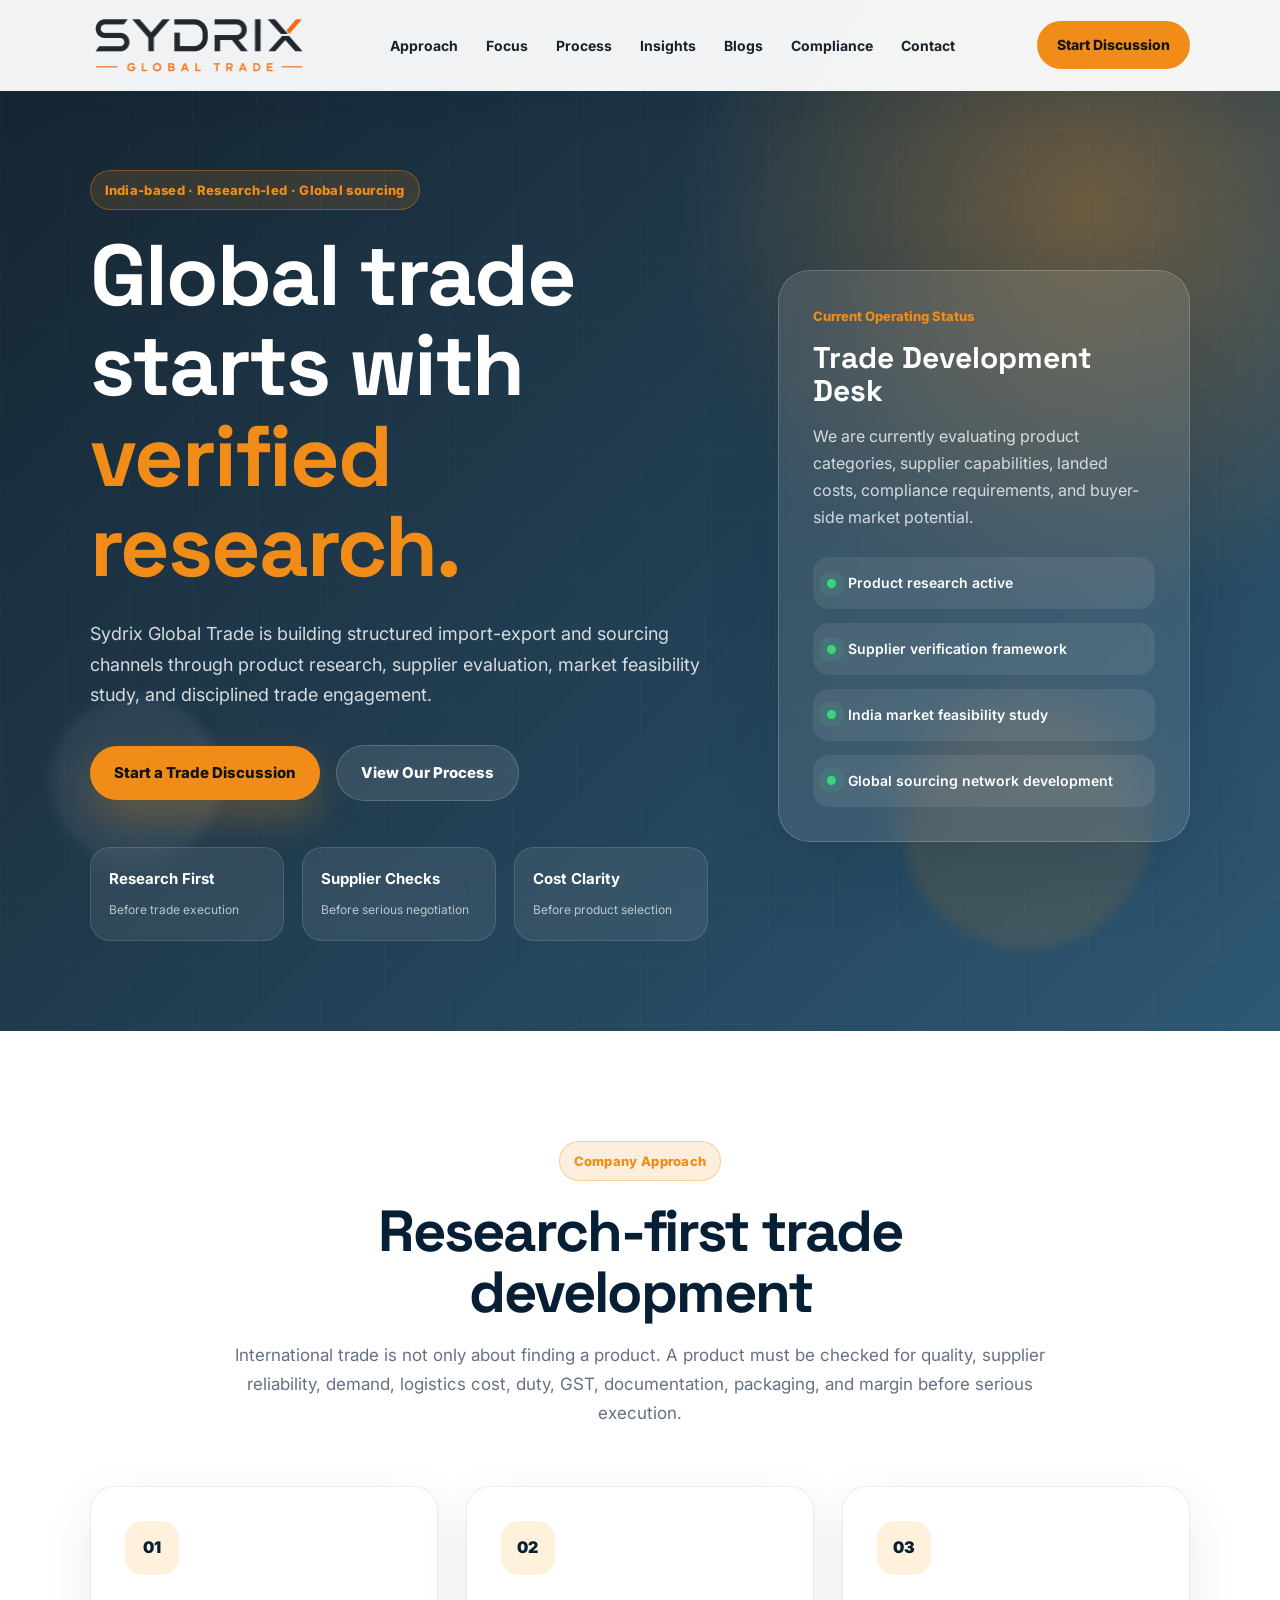
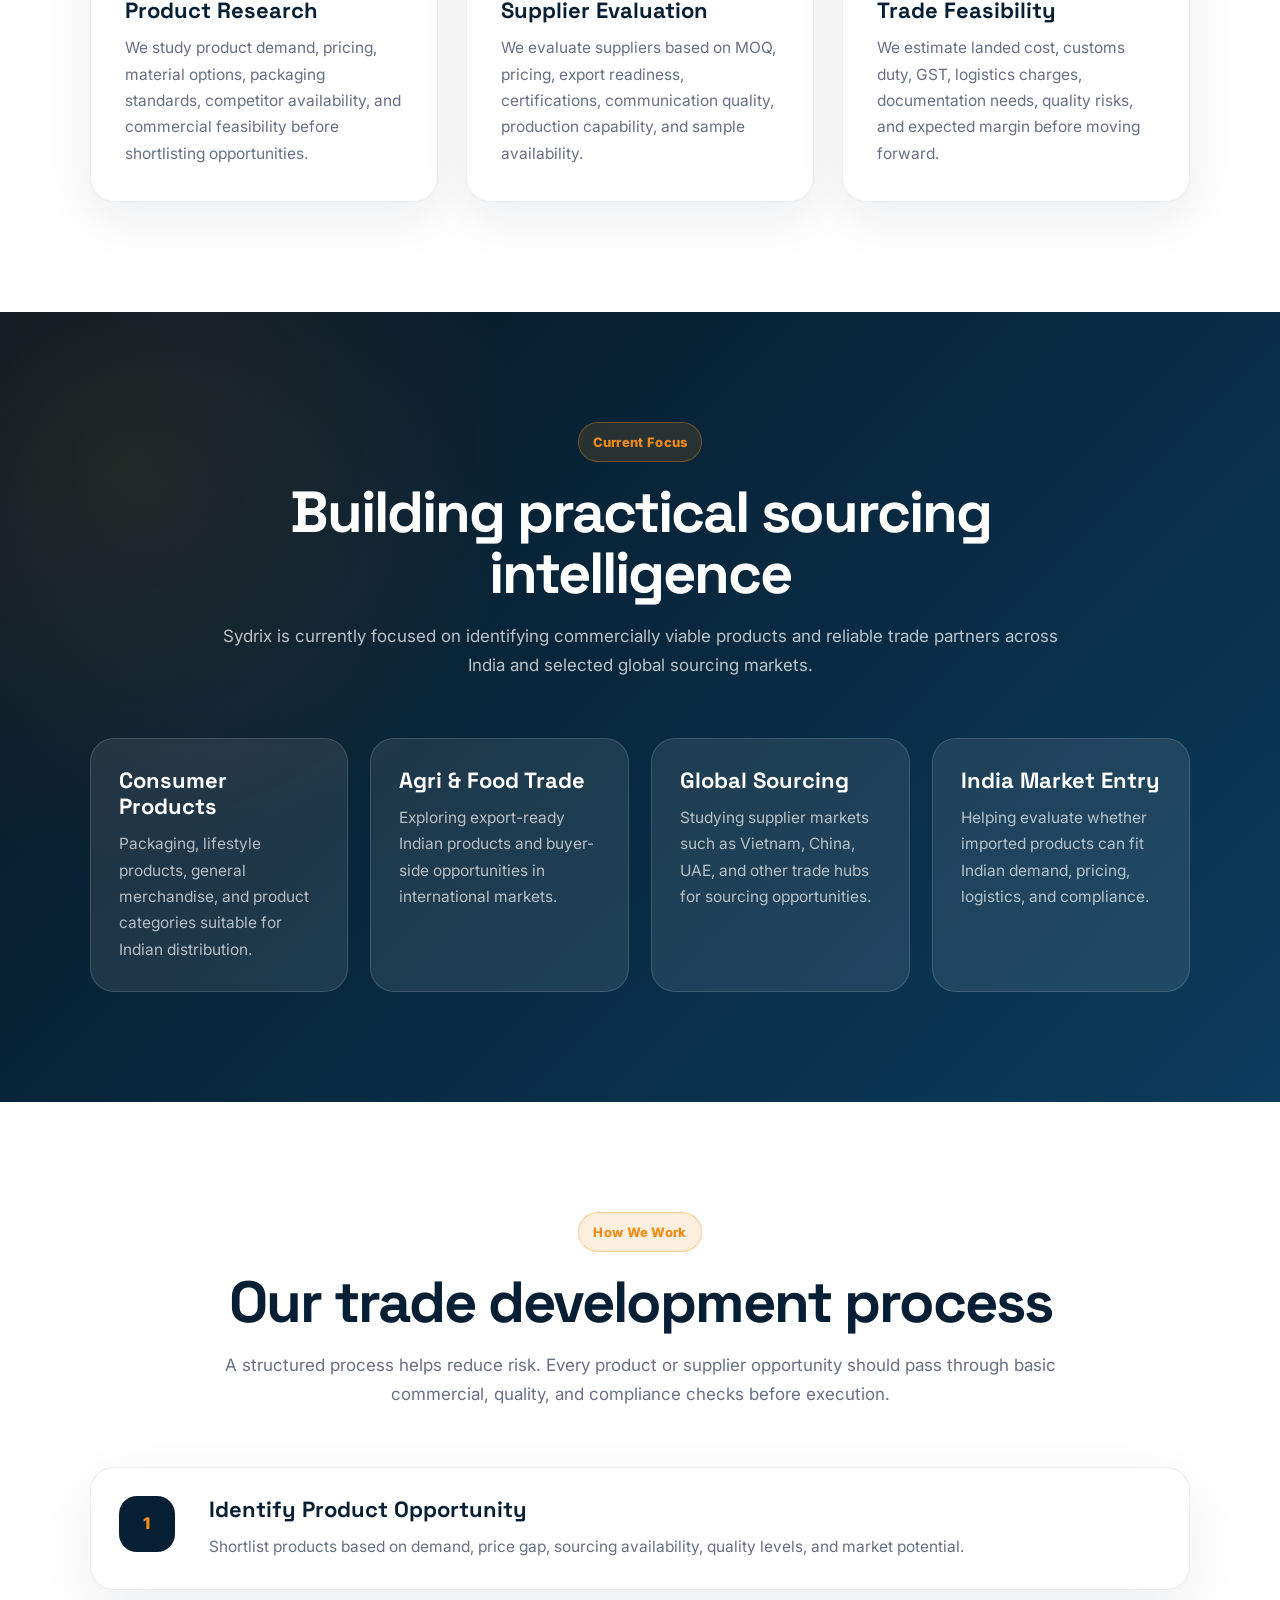
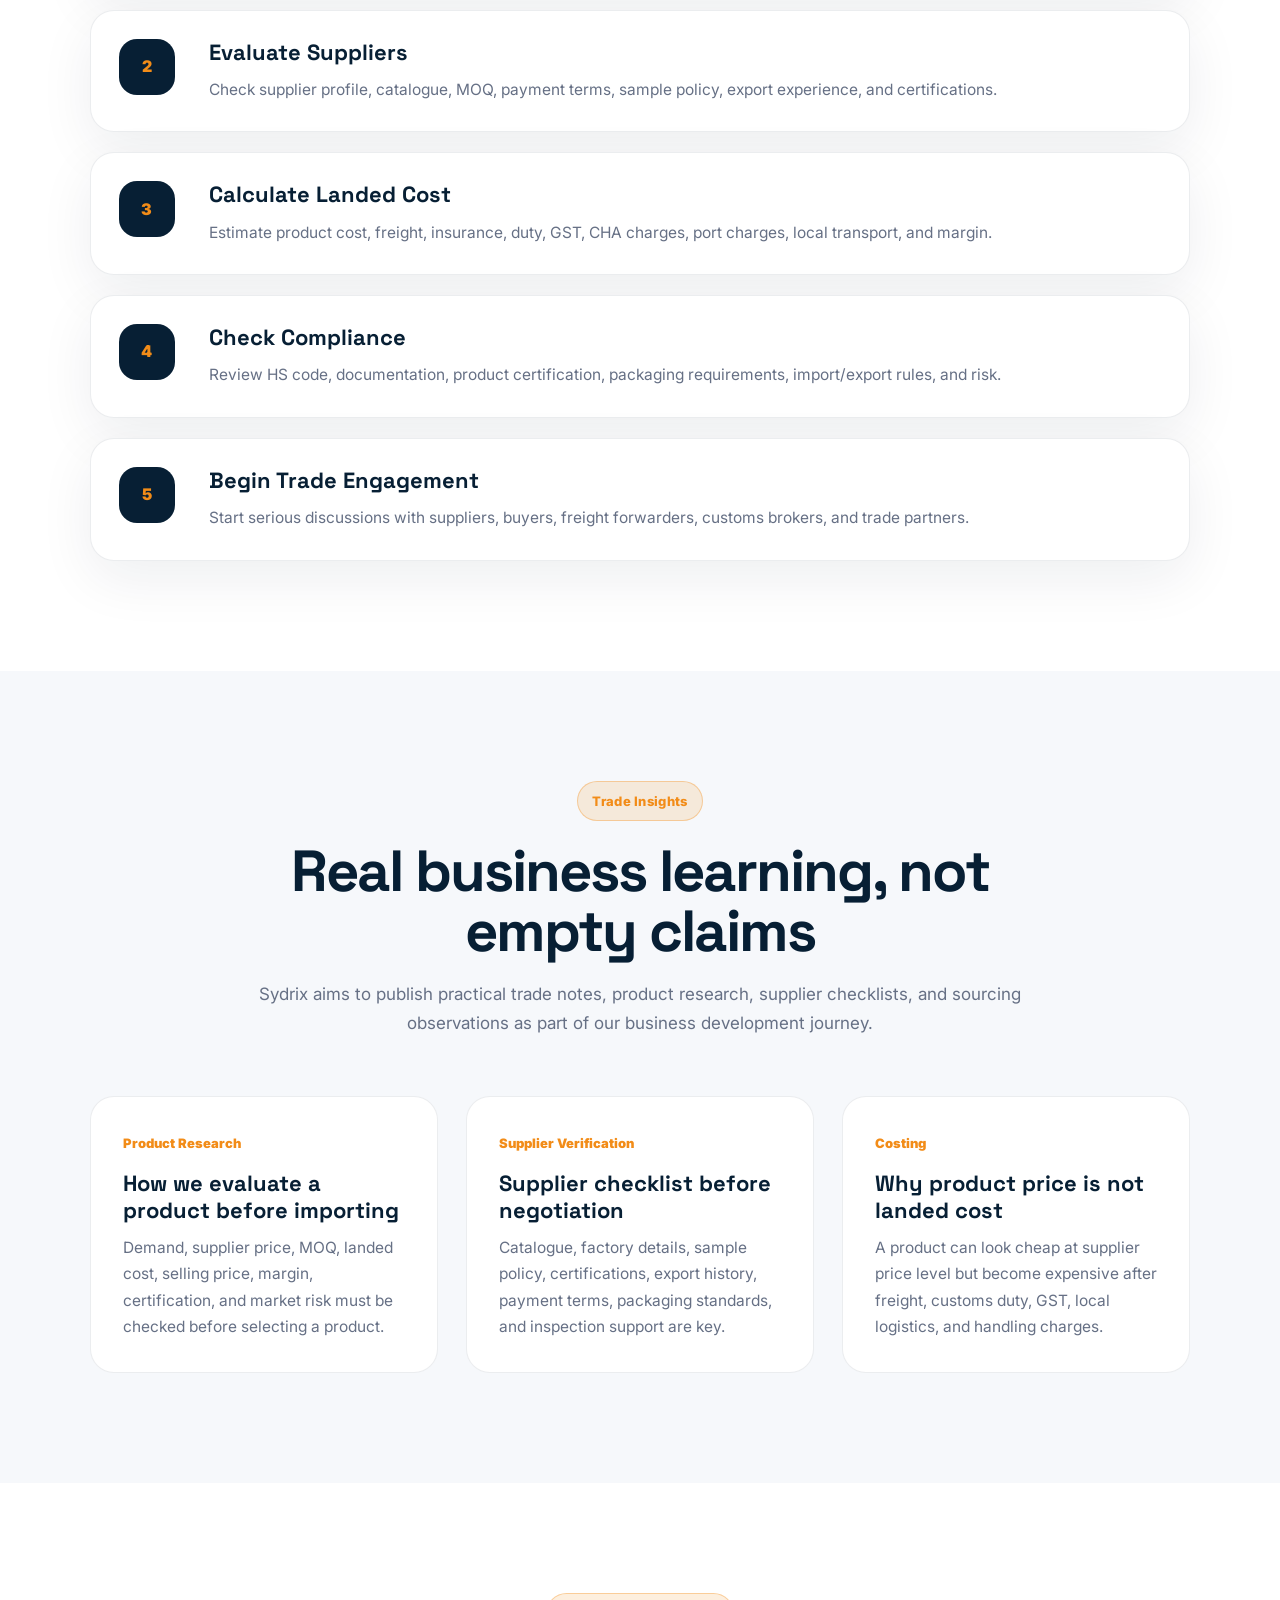
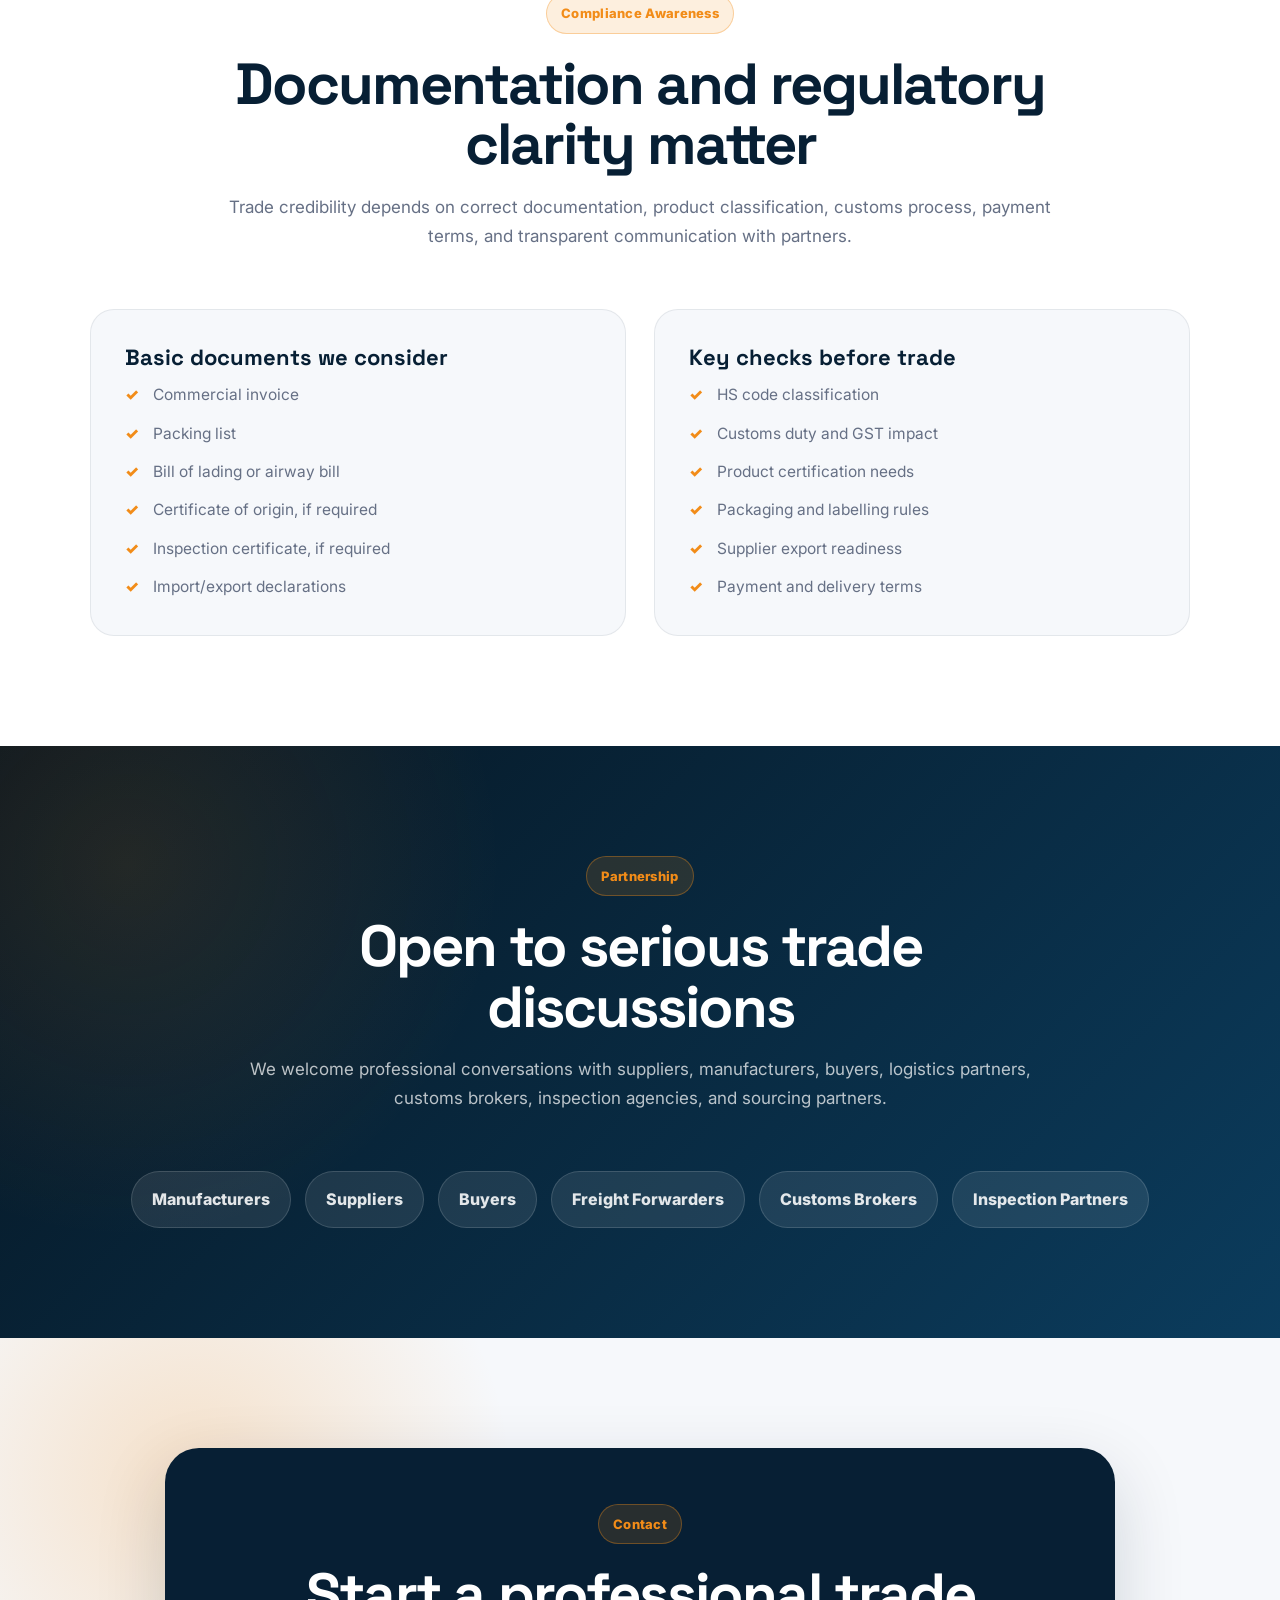
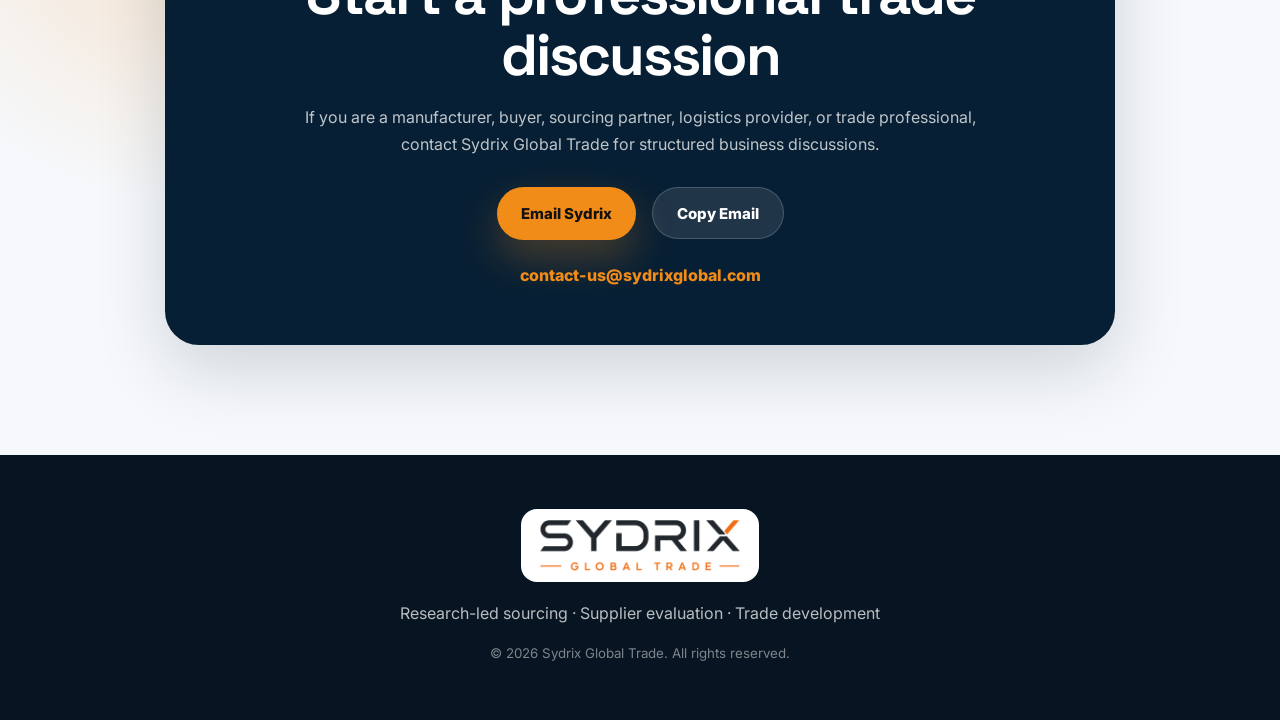
<file: index.html>
<!DOCTYPE html>
<html lang="en">

<head>
  <meta charset="UTF-8">
  <title>Sydrix Global Trade | Research-Led Global Sourcing</title>
  <meta name="viewport" content="width=device-width, initial-scale=1.0, maximum-scale=5.0, user-scalable=yes">
  <meta name="description"
    content="Sydrix Global Trade is a research-led sourcing and trade development company focused on product research, supplier evaluation, market feasibility, and global trade partnerships.">
  <meta name="theme-color" content="#071f34">
  <meta name="mobile-web-app-capable" content="yes">
  <meta name="apple-mobile-web-app-capable" content="yes">
  <meta name="apple-mobile-web-app-status-bar-style" content="black-translucent">

  <!-- Fonts -->
  <link rel="preconnect" href="https://fonts.googleapis.com">
  <link rel="preconnect" href="https://fonts.gstatic.com" crossorigin>
  <link
    href="https://fonts.googleapis.com/css2?family=Inter:wght@300;400;500;600;700;800&family=Space+Grotesk:wght@500;600;700&display=swap"
    rel="stylesheet">

  <link rel="stylesheet" href="style.css">
  <script src="script.js" defer></script>
</head>

<body>
  <div class="scroll-progress" id="scrollProgress"></div>

  <!-- NAVBAR -->
  <nav class="navbar" id="navbar">
    <a href="#home" class="logo" aria-label="Sydrix Global Trade Home">
      <img src="sydrix-wordmark-option5-white.png" alt="Sydrix Global Trade" class="logo-img">
    </a>

    <ul class="nav-links" id="navLinks">
      <li><a href="#approach">Approach</a></li>
      <li><a href="#focus">Focus</a></li>
      <li><a href="#process">Process</a></li>
      <li><a href="#insights">Insights</a></li>
      <li><a href="blogs.html">Blogs</a></li>
      <li><a href="#compliance">Compliance</a></li>
      <li><a href="#contact">Contact</a></li>
    </ul>

    <a href="mailto:contact-us@sydrixglobal.com" class="nav-cta">Start Discussion</a>

    <button class="menu-btn" id="menuBtn" aria-label="Open menu" type="button">
      <span></span>
      <span></span>
      <span></span>
    </button>
  </nav>

  <!-- HERO -->
  <header class="hero" id="home">
    <div class="hero-bg-shape shape-one"></div>
    <div class="hero-bg-shape shape-two"></div>

    <div class="hero-grid">
      <div class="hero-content reveal">
        <div class="eyebrow">India-based · Research-led · Global sourcing</div>

        <h1>
          Global trade starts with
          <span>verified research.</span>
        </h1>

        <p>
          Sydrix Global Trade is building structured import-export and sourcing channels through product research,
          supplier evaluation, market feasibility study, and disciplined trade engagement.
        </p>

        <div class="hero-actions">
          <a href="mailto:contact-us@sydrixglobal.com" class="btn primary-btn">Start a Trade Discussion</a>
          <a href="#process" class="btn secondary-btn">View Our Process</a>
        </div>

        <div class="trust-row">
          <div>
            <strong>Research First</strong>
            <small>Before trade execution</small>
          </div>
          <div>
            <strong>Supplier Checks</strong>
            <small>Before serious negotiation</small>
          </div>
          <div>
            <strong>Cost Clarity</strong>
            <small>Before product selection</small>
          </div>
        </div>
      </div>

      <div class="hero-card reveal">
        <div class="card-label">Current Operating Status</div>
        <h3>Trade Development Desk</h3>

        <p>
          We are currently evaluating product categories, supplier capabilities, landed costs, compliance requirements,
          and buyer-side market potential.
        </p>

        <div class="status-list">
          <div><span></span>Product research active</div>
          <div><span></span>Supplier verification framework</div>
          <div><span></span>India market feasibility study</div>
          <div><span></span>Global sourcing network development</div>
        </div>
      </div>
    </div>
  </header>

  <!-- APPROACH -->
  <section id="approach" class="section">
    <div class="section-heading reveal">
      <span class="section-kicker">Company Approach</span>
      <h2>Research-first trade development</h2>
      <p>
        International trade is not only about finding a product. A product must be checked for quality, supplier
        reliability, demand, logistics cost, duty, GST, documentation, packaging, and margin before serious execution.
      </p>
    </div>

    <div class="cards three-grid">
      <div class="card reveal">
        <div class="icon-box">01</div>
        <h3>Product Research</h3>
        <p>
          We study product demand, pricing, material options, packaging standards, competitor availability, and
          commercial feasibility before shortlisting opportunities.
        </p>
      </div>

      <div class="card reveal">
        <div class="icon-box">02</div>
        <h3>Supplier Evaluation</h3>
        <p>
          We evaluate suppliers based on MOQ, pricing, export readiness, certifications, communication quality,
          production capability, and sample availability.
        </p>
      </div>

      <div class="card reveal">
        <div class="icon-box">03</div>
        <h3>Trade Feasibility</h3>
        <p>
          We estimate landed cost, customs duty, GST, logistics charges, documentation needs, quality risks, and
          expected
          margin before moving forward.
        </p>
      </div>
    </div>
  </section>

  <!-- FOCUS -->
  <section id="focus" class="section dark-section">
    <div class="section-heading reveal">
      <span class="section-kicker">Current Focus</span>
      <h2>Building practical sourcing intelligence</h2>
      <p>
        Sydrix is currently focused on identifying commercially viable products and reliable trade partners across India
        and selected global sourcing markets.
      </p>
    </div>

    <div class="focus-grid">
      <div class="focus-card reveal">
        <h3>Consumer Products</h3>
        <p>Packaging, lifestyle products, general merchandise, and product categories suitable for Indian distribution.
        </p>
      </div>

      <div class="focus-card reveal">
        <h3>Agri & Food Trade</h3>
        <p>Exploring export-ready Indian products and buyer-side opportunities in international markets.</p>
      </div>

      <div class="focus-card reveal">
        <h3>Global Sourcing</h3>
        <p>Studying supplier markets such as Vietnam, China, UAE, and other trade hubs for sourcing opportunities.</p>
      </div>

      <div class="focus-card reveal">
        <h3>India Market Entry</h3>
        <p>Helping evaluate whether imported products can fit Indian demand, pricing, logistics, and compliance.</p>
      </div>
    </div>
  </section>

  <!-- PROCESS -->
  <section id="process" class="section">
    <div class="section-heading reveal">
      <span class="section-kicker">How We Work</span>
      <h2>Our trade development process</h2>
      <p>
        A structured process helps reduce risk. Every product or supplier opportunity should pass through basic
        commercial, quality, and compliance checks before execution.
      </p>
    </div>

    <div class="process-timeline">
      <div class="process-step reveal">
        <div class="step-number">1</div>
        <div>
          <h3>Identify Product Opportunity</h3>
          <p>Shortlist products based on demand, price gap, sourcing availability, quality levels, and market potential.
          </p>
        </div>
      </div>

      <div class="process-step reveal">
        <div class="step-number">2</div>
        <div>
          <h3>Evaluate Suppliers</h3>
          <p>Check supplier profile, catalogue, MOQ, payment terms, sample policy, export experience, and
            certifications.</p>
        </div>
      </div>

      <div class="process-step reveal">
        <div class="step-number">3</div>
        <div>
          <h3>Calculate Landed Cost</h3>
          <p>Estimate product cost, freight, insurance, duty, GST, CHA charges, port charges, local transport, and
            margin.</p>
        </div>
      </div>

      <div class="process-step reveal">
        <div class="step-number">4</div>
        <div>
          <h3>Check Compliance</h3>
          <p>Review HS code, documentation, product certification, packaging requirements, import/export rules, and
            risk.</p>
        </div>
      </div>

      <div class="process-step reveal">
        <div class="step-number">5</div>
        <div>
          <h3>Begin Trade Engagement</h3>
          <p>Start serious discussions with suppliers, buyers, freight forwarders, customs brokers, and trade partners.
          </p>
        </div>
      </div>
    </div>
  </section>

  <!-- INSIGHTS -->
  <section id="insights" class="section light-section">
    <div class="section-heading reveal">
      <span class="section-kicker">Trade Insights</span>
      <h2>Real business learning, not empty claims</h2>
      <p>
        Sydrix aims to publish practical trade notes, product research, supplier checklists, and sourcing observations
        as part of our business development journey.
      </p>
    </div>

    <div class="insight-grid">
      <article class="insight-card reveal">
        <span>Product Research</span>
        <h3>How we evaluate a product before importing</h3>
        <p>
          Demand, supplier price, MOQ, landed cost, selling price, margin, certification, and market risk must be
          checked
          before selecting a product.
        </p>
      </article>

      <article class="insight-card reveal">
        <span>Supplier Verification</span>
        <h3>Supplier checklist before negotiation</h3>
        <p>
          Catalogue, factory details, sample policy, certifications, export history, payment terms, packaging standards,
          and inspection support are key.
        </p>
      </article>

      <article class="insight-card reveal">
        <span>Costing</span>
        <h3>Why product price is not landed cost</h3>
        <p>
          A product can look cheap at supplier price level but become expensive after freight, customs duty, GST, local
          logistics, and handling charges.
        </p>
      </article>
    </div>
  </section>

  <!-- COMPLIANCE -->
  <section id="compliance" class="section">
    <div class="section-heading reveal">
      <span class="section-kicker">Compliance Awareness</span>
      <h2>Documentation and regulatory clarity matter</h2>
      <p>
        Trade credibility depends on correct documentation, product classification, customs process, payment terms, and
        transparent communication with partners.
      </p>
    </div>

    <div class="compliance-layout">
      <div class="compliance-card reveal">
        <h3>Basic documents we consider</h3>
        <ul>
          <li>Commercial invoice</li>
          <li>Packing list</li>
          <li>Bill of lading or airway bill</li>
          <li>Certificate of origin, if required</li>
          <li>Inspection certificate, if required</li>
          <li>Import/export declarations</li>
        </ul>
      </div>

      <div class="compliance-card reveal">
        <h3>Key checks before trade</h3>
        <ul>
          <li>HS code classification</li>
          <li>Customs duty and GST impact</li>
          <li>Product certification needs</li>
          <li>Packaging and labelling rules</li>
          <li>Supplier export readiness</li>
          <li>Payment and delivery terms</li>
        </ul>
      </div>
    </div>
  </section>

  <!-- ENGAGEMENT -->
  <section class="section dark-section">
    <div class="section-heading reveal">
      <span class="section-kicker">Partnership</span>
      <h2>Open to serious trade discussions</h2>
      <p>
        We welcome professional conversations with suppliers, manufacturers, buyers, logistics partners, customs
        brokers,
        inspection agencies, and sourcing partners.
      </p>
    </div>

    <div class="partner-strip reveal">
      <div>Manufacturers</div>
      <div>Suppliers</div>
      <div>Buyers</div>
      <div>Freight Forwarders</div>
      <div>Customs Brokers</div>
      <div>Inspection Partners</div>
    </div>
  </section>

  <!-- CONTACT -->
  <section id="contact" class="contact-section">
    <div class="contact-card reveal">
      <span class="section-kicker">Contact</span>
      <h2>Start a professional trade discussion</h2>
      <p>
        If you are a manufacturer, buyer, sourcing partner, logistics provider, or trade professional, contact Sydrix
        Global Trade for structured business discussions.
      </p>

      <div class="contact-actions">
        <a href="mailto:contact-us@sydrixglobal.com" class="btn primary-btn">Email Sydrix</a>
        <button class="btn secondary-btn" id="copyEmail" type="button">Copy Email</button>
      </div>

      <div class="email-line">contact-us@sydrixglobal.com</div>
    </div>
  </section>

  <!-- FOOTER -->
  <footer>
    <div class="footer-logo-box">
      <img src="sydrix-wordmark-option5-white.png" alt="Sydrix Global Trade" class="footer-logo-img">
    </div>

    <p>Research-led sourcing · Supplier evaluation · Trade development</p>

    <small>© <span id="year"></span> Sydrix Global Trade. All rights reserved.</small>
  </footer>
</body>

</html>
</file>
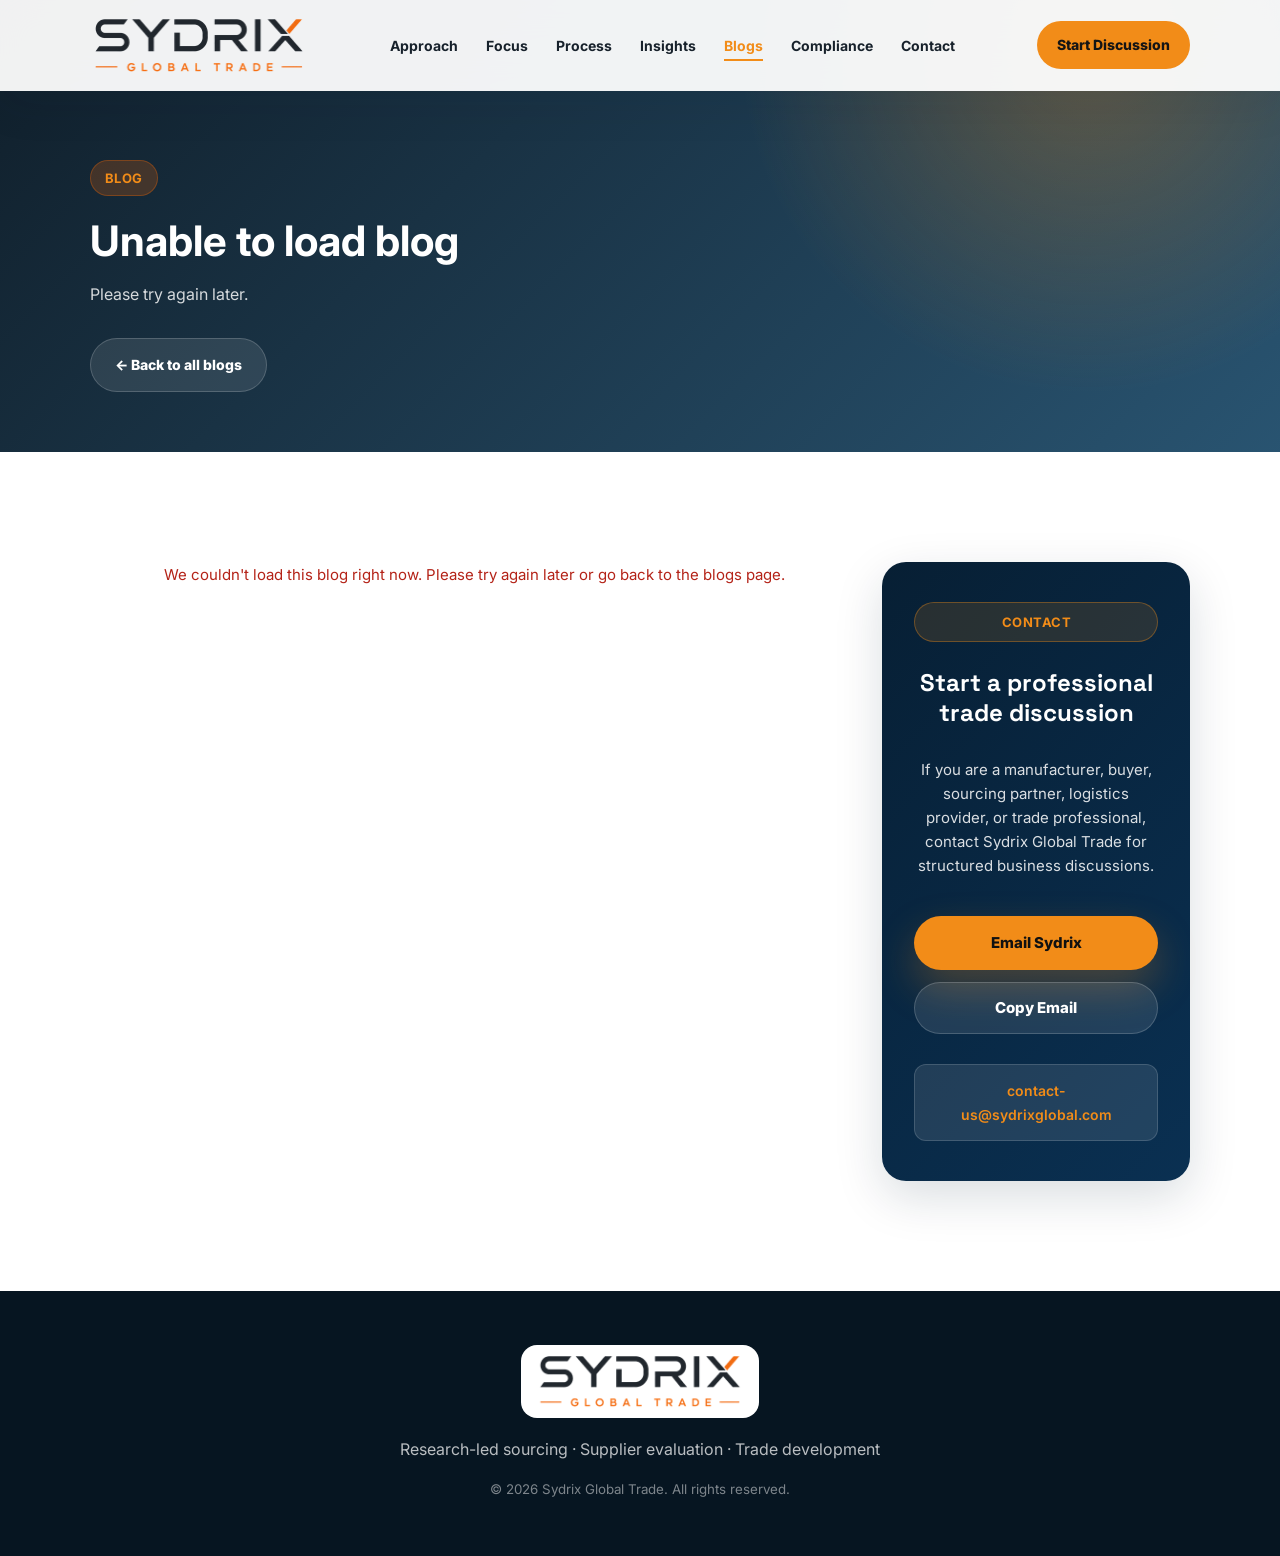
<file: blog.html>
<!DOCTYPE html>
<html lang="en">

<head>
  <meta charset="UTF-8">
  <title>Sydrix Global Trade | Blog</title>
  <meta name="viewport" content="width=device-width, initial-scale=1.0, maximum-scale=5.0, user-scalable=yes">
  <meta name="description"
    content="Blog articles and practical trade insights from Sydrix Global Trade on sourcing, supplier checks, costing, and compliance.">
  <meta name="theme-color" content="#071f34">
  <meta name="mobile-web-app-capable" content="yes">
  <meta name="apple-mobile-web-app-capable" content="yes">
  <meta name="apple-mobile-web-app-status-bar-style" content="black-translucent">

  <!-- Fonts -->
  <link rel="preconnect" href="https://fonts.googleapis.com">
  <link rel="preconnect" href="https://fonts.gstatic.com" crossorigin>
  <link
    href="https://fonts.googleapis.com/css2?family=Inter:wght@300;400;500;600;700;800&family=Space+Grotesk:wght@500;600;700&display=swap"
    rel="stylesheet">

  <link rel="stylesheet" href="style.css">
  <script src="script.js" defer></script>
  <!-- Reuse the same blog loading logic as blogs.html so data comes from one live source -->
  <script src="blogs.js" defer></script>
  <script src="blog-detail.js" defer></script>
</head>

<body class="blog-detail-page">
  <div class="scroll-progress" id="scrollProgress"></div>

  <!-- NAVBAR -->
  <nav class="navbar" id="navbar">
    <a href="index.html#home" class="logo" aria-label="Sydrix Global Trade Home">
      <img src="sydrix-wordmark-option5-white.png" alt="Sydrix Global Trade" class="logo-img">
    </a>

    <ul class="nav-links" id="navLinks">
      <li><a href="index.html#approach">Approach</a></li>
      <li><a href="index.html#focus">Focus</a></li>
      <li><a href="index.html#process">Process</a></li>
      <li><a href="index.html#insights">Insights</a></li>
      <li><a href="#blogs">Blogs</a></li>
      <li><a href="index.html#compliance">Compliance</a></li>
      <li><a href="#contact">Contact</a></li>
    </ul>

    <a href="mailto:contact-us@sydrixglobal.com" class="nav-cta">Start Discussion</a>

    <button class="menu-btn" id="menuBtn" aria-label="Open menu" type="button">
      <span></span>
      <span></span>
      <span></span>
    </button>
  </nav>

  <!-- BLOG HERO FOR SINGLE ARTICLE -->
  <header class="blog-hero" id="blogs">
    <div class="section-heading reveal">
      <span class="section-kicker" id="blogCategoryKicker">Blog</span>
      <h1 id="blogTitle">Loading blog...</h1>
      <p id="blogMeta">Please wait while we load this article.</p>
    </div>

    <div class="blog-hero-actions reveal">
      <a href="blogs.html#blogs" class="btn secondary-btn blog-hero-back">← Back to all blogs</a>
    </div>
  </header>

  <main>
    <!-- ARTICLE + SIDEBAR LAYOUT -->
    <section class="section blog-detail-layout">
      <article class="blog-detail-article reveal" id="blogArticle">
        <!-- Blog content is injected here by blog-detail.js -->
      </article>

      <aside class="blog-detail-sidebar">
        <div class="blog-sidebar-contact reveal">
          <span class="section-kicker">Contact</span>
          <h2>Start a professional trade discussion</h2>
          <p>
            If you are a manufacturer, buyer, sourcing partner, logistics provider, or trade professional, contact
            Sydrix Global Trade for structured business discussions.
          </p>

          <div class="contact-actions">
            <a href="mailto:contact-us@sydrixglobal.com" class="btn primary-btn">Email Sydrix</a>
            <button class="btn secondary-btn" id="copyEmailBlog" type="button">Copy Email</button>
          </div>

          <div class="email-line">contact-us@sydrixglobal.com</div>
        </div>
      </aside>
    </section>
  </main>

  <!-- FOOTER -->
  <footer>
    <div class="footer-logo-box">
      <img src="sydrix-wordmark-option5-white.png" alt="Sydrix Global Trade" class="footer-logo-img">
    </div>

    <p>Research-led sourcing · Supplier evaluation · Trade development</p>

    <small>© <span id="year"></span> Sydrix Global Trade. All rights reserved.</small>
  </footer>
</body>

</html>
</file>
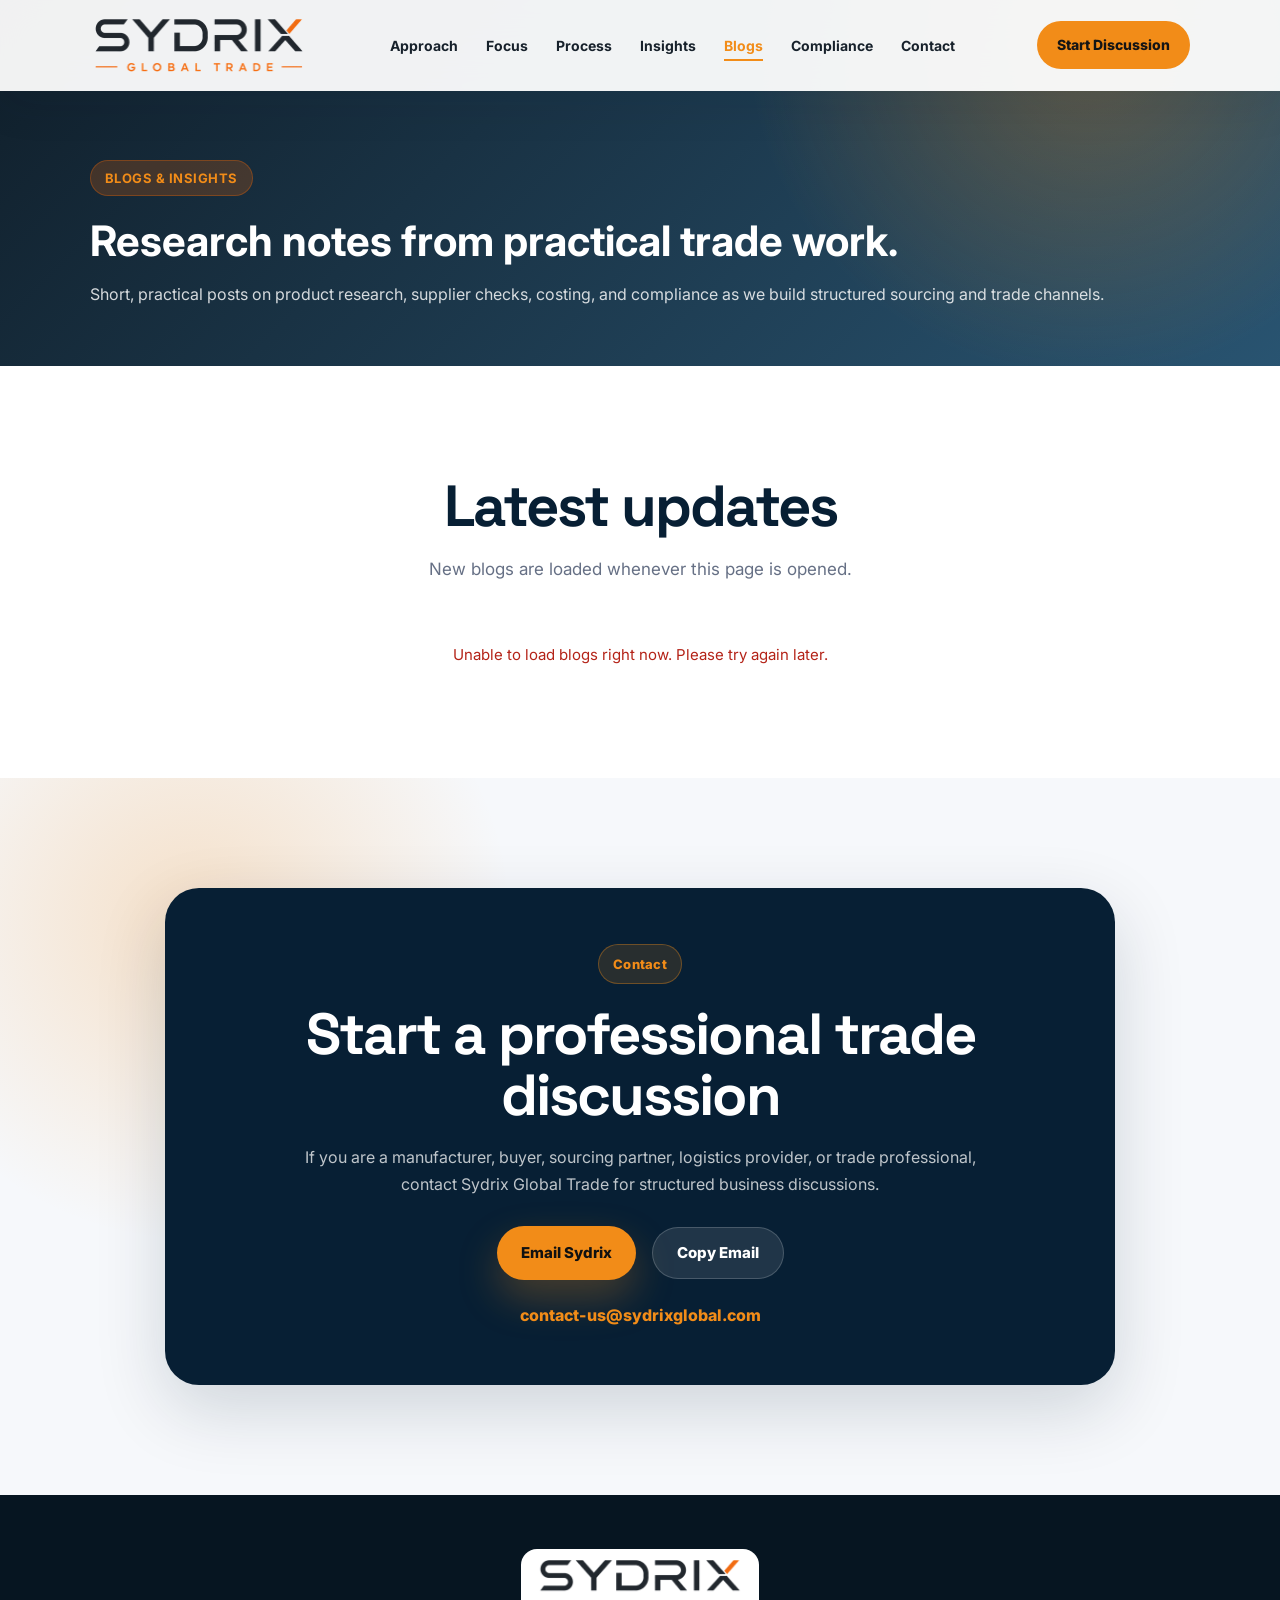
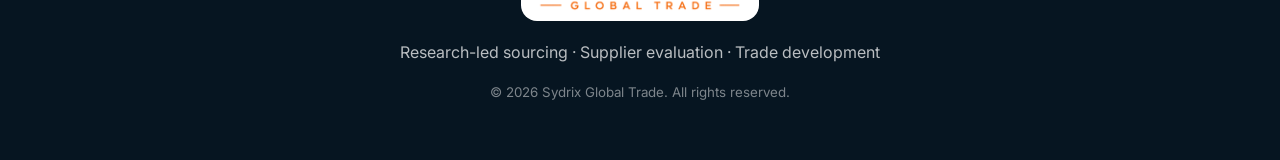
<file: blogs.html>
<!DOCTYPE html>
<html lang="en">

<head>
  <meta charset="UTF-8">
  <title>Sydrix Global Trade | Blogs & Insights</title>
  <meta name="viewport" content="width=device-width, initial-scale=1.0, maximum-scale=5.0, user-scalable=yes">
  <meta name="description"
    content="Blogs and practical trade insights from Sydrix Global Trade on sourcing, supplier checks, costing, and compliance.">
  <meta name="theme-color" content="#071f34">
  <meta name="mobile-web-app-capable" content="yes">
  <meta name="apple-mobile-web-app-capable" content="yes">
  <meta name="apple-mobile-web-app-status-bar-style" content="black-translucent">

  <!-- Fonts -->
  <link rel="preconnect" href="https://fonts.googleapis.com">
  <link rel="preconnect" href="https://fonts.gstatic.com" crossorigin>
  <link
    href="https://fonts.googleapis.com/css2?family=Inter:wght@300;400;500;600;700;800&family=Space+Grotesk:wght@500;600;700&display=swap"
    rel="stylesheet">

  <link rel="stylesheet" href="style.css">
  <script src="script.js" defer></script>
  <script src="blogs.js" defer></script>
</head>

<body class="blog-page">
  <div class="scroll-progress" id="scrollProgress"></div>

  <!-- NAVBAR -->
  <nav class="navbar" id="navbar">
    <a href="index.html#home" class="logo" aria-label="Sydrix Global Trade Home">
      <img src="sydrix-wordmark-option5-white.png" alt="Sydrix Global Trade" class="logo-img">
    </a>

    <ul class="nav-links" id="navLinks">
      <li><a href="index.html#approach">Approach</a></li>
      <li><a href="index.html#focus">Focus</a></li>
      <li><a href="index.html#process">Process</a></li>
      <li><a href="index.html#insights">Insights</a></li>
      <li><a href="#blogs">Blogs</a></li>
      <li><a href="index.html#compliance">Compliance</a></li>
      <li><a href="#contact">Contact</a></li>
    </ul>

    <a href="mailto:contact-us@sydrixglobal.com" class="nav-cta">Start Discussion</a>

    <button class="menu-btn" id="menuBtn" aria-label="Open menu" type="button">
      <span></span>
      <span></span>
      <span></span>
    </button>
  </nav>

  <!-- BLOG HERO -->
  <header class="blog-hero" id="blogs">
    <div class="section-heading reveal">
      <span class="section-kicker">Blogs & Insights</span>
      <h1>Research notes from practical trade work.</h1>
      <p>
        Short, practical posts on product research, supplier checks, costing, and compliance as we build structured
        sourcing and trade channels.
      </p>
    </div>
  </header>

  <!-- BLOG LIST -->
  <main>
    <section class="section">
      <div class="section-heading reveal">
        <h2>Latest updates</h2>
        <p>New blogs are loaded whenever this page is opened.</p>
      </div>

      <div id="blogsContainer" class="blog-grid">
        <p class="blog-loading" id="blogsLoading">Loading blogs...</p>
      </div>

      <p class="blog-error" id="blogsError" hidden></p>
    </section>

    <!-- CONTACT -->
    <section id="contact" class="contact-section">
      <div class="contact-card reveal">
        <span class="section-kicker">Contact</span>
        <h2>Start a professional trade discussion</h2>
        <p>
          If you are a manufacturer, buyer, sourcing partner, logistics provider, or trade professional, contact Sydrix
          Global Trade for structured business discussions.
        </p>

        <div class="contact-actions">
          <a href="mailto:contact-us@sydrixglobal.com" class="btn primary-btn">Email Sydrix</a>
          <button class="btn secondary-btn" id="copyEmail" type="button">Copy Email</button>
        </div>

        <div class="email-line">contact-us@sydrixglobal.com</div>
      </div>
    </section>
  </main>

  <!-- FOOTER -->
  <footer>
    <div class="footer-logo-box">
      <img src="sydrix-wordmark-option5-white.png" alt="Sydrix Global Trade" class="footer-logo-img">
    </div>

    <p>Research-led sourcing · Supplier evaluation · Trade development</p>

    <small>© <span id="year"></span> Sydrix Global Trade. All rights reserved.</small>
  </footer>
</body>

</html>
</file>
<file: style.css>
:root {
  --primary: #071f34;
  --primary-soft: #0b3c5d;
  --accent: #f28c18;
  --accent-soft: #fff1dc;
  --dark: #061521;
  --text: #17212b;
  --muted: #667085;
  --light: #f6f8fb;
  --white: #ffffff;
  --glass: rgba(255, 255, 255, 0.12);
  --border: rgba(255, 255, 255, 0.16);
  --shadow: 0 24px 70px rgba(7, 31, 52, 0.16);
  --radius: 24px;
}

* {
  margin: 0;
  padding: 0;
  box-sizing: border-box;
}

html {
  scroll-behavior: smooth;
}

body {
  font-family: 'Inter', sans-serif;
  color: var(--text);
  background: var(--white);
  line-height: 1.7;
  overflow-x: hidden;
  -webkit-font-smoothing: antialiased;
  -moz-osx-font-smoothing: grayscale;
}

/* Prevent horizontal scroll on mobile */
html,
body {
  max-width: 100%;
  overflow-x: hidden;
}

a {
  text-decoration: none;
  color: inherit;
}

button {
  font-family: inherit;
}

.scroll-progress {
  position: fixed;
  top: 0;
  left: 0;
  height: 4px;
  width: 0%;
  background: linear-gradient(90deg, var(--accent), #ffb45b);
  z-index: 2000;
}

/* NAVBAR */

.navbar {
  position: fixed;
  top: 0;
  width: 100%;
  min-height: auto;
  padding: 18px 7%;
  display: flex;
  align-items: center;
  justify-content: space-between;
  gap: 28px;
  z-index: 1500;
  background: rgba(255, 255, 255, 0.94);
  backdrop-filter: blur(18px);
  box-shadow: 0 14px 45px rgba(7, 31, 52, 0.08);
  transition: 0.35s ease;
}

.navbar.scrolled {
  min-height: auto;
  background: rgba(255, 255, 255, 0.98);
  box-shadow: 0 18px 50px rgba(7, 31, 52, 0.12);
}

.logo {
  display: inline-flex;
  align-items: center;
  flex: 0 0 auto;
  padding: 0;
  line-height: 1;
}

.logo-img {
  display: block;
  width: 218px;
  height: auto;
  object-fit: contain;
}

.navbar.scrolled .logo-img {
  width: 200px;
}

.nav-links {
  list-style: none;
  display: flex;
  align-items: center;
  justify-content: center;
  gap: 28px;
}

.nav-links a {
  color: var(--text);
  font-size: 14px;
  font-weight: 700;
  transition: 0.25s ease;
  position: relative;
}

.nav-links a::after {
  content: "";
  position: absolute;
  left: 0;
  bottom: -7px;
  height: 2px;
  width: 0;
  background: var(--accent);
  transition: 0.25s ease;
}

.nav-links a:hover::after,
.nav-links a.active::after {
  width: 100%;
}

.nav-links a:hover,
.nav-links a.active {
  color: var(--accent);
}

.nav-cta {
  padding: 12px 20px;
  border-radius: 999px;
  background: var(--accent);
  color: #151515;
  font-size: 14px;
  font-weight: 800;
  transition: 0.25s ease;
  white-space: nowrap;
}

.nav-cta:hover {
  transform: translateY(-2px);
  box-shadow: 0 12px 30px rgba(242, 140, 24, 0.35);
}

.menu-btn {
  display: none;
  width: 48px;
  height: 48px;
  border: 0;
  border-radius: 14px;
  background: var(--accent);
  cursor: pointer;
  align-items: center;
  justify-content: center;
  flex-direction: column;
  gap: 5px;
  -webkit-tap-highlight-color: transparent;
}

.menu-btn span {
  width: 20px;
  height: 2px;
  background: #111;
  border-radius: 20px;
  transition: 0.25s ease;
}

/* HERO */

.hero {
  min-height: 100vh;
  position: relative;
  padding: 170px 7% 90px;
  color: var(--white);
  background:
    radial-gradient(circle at 85% 20%, rgba(242, 140, 24, 0.35), transparent 30%),
    linear-gradient(135deg, rgba(6, 21, 33, 0.94), rgba(11, 60, 93, 0.86)),
    url("https://images.unsplash.com/photo-1586528116311-ad8dd3c8310d?auto=format&fit=crop&w=1800&q=80") center/cover;
  background-attachment: scroll;
  overflow: hidden;
}

.hero::after {
  content: "";
  position: absolute;
  inset: 0;
  background-image:
    linear-gradient(rgba(255, 255, 255, 0.04) 1px, transparent 1px),
    linear-gradient(90deg, rgba(255, 255, 255, 0.04) 1px, transparent 1px);
  background-size: 64px 64px;
  opacity: 0.45;
}

.hero-grid {
  position: relative;
  z-index: 2;
  display: grid;
  grid-template-columns: 1.2fr 0.8fr;
  gap: 70px;
  align-items: center;
}

.eyebrow,
.section-kicker {
  display: inline-flex;
  align-items: center;
  padding: 8px 14px;
  border-radius: 999px;
  background: rgba(242, 140, 24, 0.14);
  border: 1px solid rgba(242, 140, 24, 0.35);
  color: var(--accent);
  font-size: 13px;
  font-weight: 800;
  letter-spacing: 0.3px;
  margin-bottom: 20px;
}

.hero h1 {
  font-family: 'Space Grotesk', sans-serif;
  font-size: clamp(32px, 7vw, 86px);
  line-height: 1.05;
  letter-spacing: clamp(-2px, -0.5vw, -3px);
  max-width: 850px;
  margin-bottom: 28px;
  word-wrap: break-word;
  overflow-wrap: break-word;
}

.hero h1 span {
  color: var(--accent);
}

.hero-content p {
  max-width: 720px;
  font-size: 18px;
  color: rgba(255, 255, 255, 0.82);
  margin-bottom: 34px;
}

.hero-actions,
.contact-actions {
  display: flex;
  flex-wrap: wrap;
  gap: 16px;
  align-items: center;
}

.btn {
  display: inline-flex;
  align-items: center;
  justify-content: center;
  min-height: 52px;
  padding: 14px 24px;
  border-radius: 999px;
  font-weight: 800;
  font-size: 15px;
  cursor: pointer;
  transition: 0.25s ease;
  border: 0;
  -webkit-tap-highlight-color: transparent;
  touch-action: manipulation;
}

.primary-btn {
  background: var(--accent);
  color: #111;
  box-shadow: 0 18px 40px rgba(242, 140, 24, 0.28);
}

.primary-btn:hover {
  transform: translateY(-3px);
  box-shadow: 0 24px 50px rgba(242, 140, 24, 0.38);
}

.secondary-btn {
  background: rgba(255, 255, 255, 0.1);
  color: var(--white);
  border: 1px solid rgba(255, 255, 255, 0.18);
}

.secondary-btn:hover {
  background: rgba(255, 255, 255, 0.18);
  transform: translateY(-3px);
}

.trust-row {
  display: grid;
  grid-template-columns: repeat(3, 1fr);
  gap: 18px;
  margin-top: 46px;
  max-width: 850px;
  width: 100%;
}

.trust-row div {
  padding: 18px;
  border-radius: 20px;
  background: rgba(255, 255, 255, 0.08);
  border: 1px solid rgba(255, 255, 255, 0.12);
  backdrop-filter: blur(12px);
}

.trust-row strong {
  display: block;
  color: var(--white);
  font-size: 15px;
  margin-bottom: 4px;
}

.trust-row small {
  color: rgba(255, 255, 255, 0.68);
  font-size: 12px;
}

.hero-card {
  padding: 34px;
  border-radius: 32px;
  background: rgba(255, 255, 255, 0.1);
  border: 1px solid rgba(255, 255, 255, 0.18);
  backdrop-filter: blur(22px);
  box-shadow: var(--shadow);
}

.card-label {
  color: var(--accent);
  font-size: 13px;
  font-weight: 800;
  margin-bottom: 14px;
}

.hero-card h3 {
  font-family: 'Space Grotesk', sans-serif;
  font-size: 30px;
  line-height: 1.1;
  margin-bottom: 16px;
}

.hero-card p {
  color: rgba(255, 255, 255, 0.78);
  margin-bottom: 26px;
}

.status-list {
  display: grid;
  gap: 14px;
}

.status-list div {
  display: flex;
  align-items: center;
  gap: 12px;
  padding: 14px;
  border-radius: 16px;
  background: rgba(255, 255, 255, 0.08);
  font-size: 14px;
  font-weight: 600;
}

.status-list span {
  width: 9px;
  height: 9px;
  border-radius: 50%;
  background: #37d67a;
  box-shadow: 0 0 0 8px rgba(55, 214, 122, 0.12);
}

.hero-bg-shape {
  position: absolute;
  border-radius: 50%;
  filter: blur(6px);
  opacity: 0.55;
  z-index: 1;
}

.shape-one {
  width: 250px;
  height: 250px;
  background: rgba(242, 140, 24, 0.22);
  right: 10%;
  bottom: 8%;
}

.shape-two {
  width: 170px;
  height: 170px;
  background: rgba(255, 255, 255, 0.12);
  left: 4%;
  bottom: 16%;
}

/* SECTIONS */

.section {
  padding: 110px 7%;
}

.section-heading {
  max-width: 850px;
  margin: 0 auto 58px;
  text-align: center;
}

.section-heading h2 {
  font-family: 'Space Grotesk', sans-serif;
  color: var(--primary);
  font-size: clamp(34px, 5vw, 58px);
  line-height: 1.05;
  letter-spacing: -2px;
  margin-bottom: 18px;
}

.section-heading p {
  color: var(--muted);
  font-size: 17px;
}

.dark-section {
  background:
    radial-gradient(circle at 10% 20%, rgba(242, 140, 24, 0.12), transparent 30%),
    linear-gradient(135deg, var(--dark), var(--primary-soft));
  color: var(--white);
}

.dark-section .section-heading h2 {
  color: var(--white);
}

.dark-section .section-heading p {
  color: rgba(255, 255, 255, 0.72);
}

.light-section {
  background: var(--light);
}

/* CARDS */

.cards,
.three-grid {
  display: grid;
  gap: 28px;
}

.three-grid {
  grid-template-columns: repeat(3, 1fr);
}

.card {
  padding: 34px;
  border-radius: var(--radius);
  background: var(--white);
  border: 1px solid rgba(7, 31, 52, 0.08);
  box-shadow: 0 16px 50px rgba(7, 31, 52, 0.08);
  transition: 0.3s ease;
}

.card:hover,
.focus-card:hover,
.insight-card:hover,
.compliance-card:hover {
  transform: translateY(-8px);
  box-shadow: 0 26px 70px rgba(7, 31, 52, 0.14);
}

.icon-box {
  width: 54px;
  height: 54px;
  border-radius: 18px;
  display: flex;
  align-items: center;
  justify-content: center;
  background: var(--accent-soft);
  color: var(--primary);
  font-weight: 900;
  margin-bottom: 22px;
}

.card h3,
.focus-card h3,
.insight-card h3,
.compliance-card h3,
.process-step h3 {
  font-family: 'Space Grotesk', sans-serif;
  color: var(--primary);
  font-size: 22px;
  line-height: 1.2;
  margin-bottom: 12px;
}

.card p,
.focus-card p,
.insight-card p,
.process-step p,
.compliance-card li {
  color: var(--muted);
  font-size: 15.5px;
}

/* FOCUS */

.focus-grid {
  display: grid;
  grid-template-columns: repeat(4, 1fr);
  gap: 22px;
}

.focus-card {
  min-height: 240px;
  padding: 28px;
  border-radius: var(--radius);
  background: rgba(255, 255, 255, 0.09);
  border: 1px solid rgba(255, 255, 255, 0.14);
  transition: 0.3s ease;
}

.focus-card h3 {
  color: var(--white);
}

.focus-card p {
  color: rgba(255, 255, 255, 0.68);
}

/* PROCESS */

.process-timeline {
  max-width: 950px;
  margin: 0 auto;
  display: grid;
  gap: 20px;
  position: relative;
}

.process-step {
  display: grid;
  grid-template-columns: 70px 1fr;
  gap: 20px;
  padding: 28px;
  border-radius: var(--radius);
  background: var(--white);
  border: 1px solid rgba(7, 31, 52, 0.08);
  box-shadow: 0 18px 55px rgba(7, 31, 52, 0.07);
  transition: 0.3s ease;
}

.process-step:hover {
  transform: translateX(8px);
}

.step-number {
  width: 56px;
  height: 56px;
  border-radius: 18px;
  background: var(--primary);
  color: var(--accent);
  font-weight: 900;
  display: flex;
  align-items: center;
  justify-content: center;
}

/* INSIGHTS */

.insight-grid {
  display: grid;
  grid-template-columns: repeat(3, 1fr);
  gap: 28px;
}

.insight-card {
  padding: 32px;
  border-radius: var(--radius);
  background: var(--white);
  border: 1px solid rgba(7, 31, 52, 0.08);
  transition: 0.3s ease;
}

.insight-card span {
  display: inline-flex;
  color: var(--accent);
  font-weight: 900;
  font-size: 13px;
  margin-bottom: 16px;
}

/* BLOGS */

.blog-hero {
  min-height: 320px;
  padding: 160px 7% 60px;
  color: var(--white);
  background:
    radial-gradient(circle at 85% 10%, rgba(242, 140, 24, 0.3), transparent 30%),
    linear-gradient(135deg, rgba(6, 21, 33, 0.96), rgba(11, 60, 93, 0.88));
}

.blog-hero .section-heading {
  margin-bottom: 0;
  text-align: left;
  max-width: 1200px;
}

.blog-hero .section-heading h1 {
  font-size: 42px;
  line-height: 1.2;
  margin-bottom: 16px;
  font-weight: 700;
}

.blog-hero .section-heading p {
  color: rgba(255, 255, 255, 0.82);
  font-size: 16px;
  line-height: 1.5;
}

.blog-hero .section-kicker {
  display: inline-block;
  padding: 6px 14px;
  background: rgba(255, 107, 0, 0.2);
  border: 1px solid rgba(255, 107, 0, 0.3);
  border-radius: 20px;
  color: var(--accent);
  font-size: 13px;
  font-weight: 700;
  text-transform: uppercase;
  letter-spacing: 0.5px;
  margin-bottom: 20px;
}

.blog-grid {
  display: grid;
  grid-template-columns: repeat(3, minmax(0, 1fr));
  gap: 28px;
}

.blog-card {
  padding: 28px;
  border-radius: var(--radius);
  background: var(--white);
  border: 1px solid rgba(7, 31, 52, 0.08);
  box-shadow: 0 16px 50px rgba(7, 31, 52, 0.08);
  display: flex;
  flex-direction: column;
  gap: 12px;
  height: 100%;
  position: relative;
  transition: transform 0.25s ease, box-shadow 0.25s ease;
}

.blog-card-link {
  display: block;
  height: 100%;
  border-radius: var(--radius);
  overflow: hidden;
}

.blog-card-link:hover .blog-card,
.blog-card-link:focus-visible .blog-card {
  transform: translateY(-6px);
  box-shadow: 0 24px 60px rgba(7, 31, 52, 0.14);
}

.blog-card__image {
  width: 100%;
  max-height: 260px;
  border-radius: 18px;
  object-fit: cover;
  margin-bottom: 10px;
}

.blog-meta {
  display: flex;
  flex-wrap: wrap;
  gap: 8px 14px;
  align-items: center;
  font-size: 13px;
  color: var(--muted);
}

.blog-tag {
  padding: 4px 10px;
  border-radius: 999px;
  background: var(--accent-soft);
  color: var(--primary);
  font-weight: 700;
}

.blog-date {
  font-weight: 500;
}

.blog-title {
  font-family: 'Space Grotesk', sans-serif;
  font-size: 20px;
  line-height: 1.25;
  color: var(--primary);
}

.blog-excerpt {
  color: var(--muted);
  font-size: 15.5px;
}

.blog-content {
  color: var(--muted);
  font-size: 15px;
}

.blog-details {
  margin-top: auto;
}

.blog-details summary {
  cursor: pointer;
  color: var(--accent);
  font-weight: 700;
  list-style: none;
}

.blog-details summary::marker,
.blog-details summary::-webkit-details-marker {
  display: none;
}

.blog-details summary::after {
  content: "Read more";
}

.blog-details[open] summary::after {
  content: "Show less";
}

.blog-card-footer {
  margin-top: auto;
  display: flex;
  align-items: center;
  justify-content: space-between;
  padding-top: 10px;
  font-size: 13px;
  color: var(--muted);
}

.blog-read-more {
  display: inline-flex;
  align-items: center;
  gap: 6px;
  color: var(--accent);
  font-weight: 700;
}

.blog-read-more::after {
  content: "↗";
  font-size: 12px;
  transform: translateY(1px);
}

.blog-loading,
.blog-error {
  text-align: center;
  color: var(--muted);
  font-size: 15px;
}

.blog-error {
  color: #b42318;
}

/* Blog detail layout - 70% content, 30% sidebar */
.blog-detail-layout {
  display: grid;
  grid-template-columns: 70% 28%;
  gap: 2%;
  max-width: 1400px;
  margin: 0 auto;
  align-items: start;
}

.blog-detail-article {
  width: 100%;
}

.blog-detail-inner {
  background: var(--white);
  border-radius: 32px;
  border: 1px solid rgba(7, 31, 52, 0.06);
  box-shadow: 0 20px 70px rgba(7, 31, 52, 0.1);
  padding: 48px 44px;
}

.blog-detail-image {
  width: 100%;
  max-height: 420px;
  object-fit: cover;
  border-radius: 24px;
  margin-bottom: 24px;
}

.blog-detail-meta {
  margin-bottom: 18px;
  font-size: 14px;
  color: var(--muted);
}

.blog-detail-lead {
  font-size: 18px;
  color: var(--text);
  margin-bottom: 24px;
  font-weight: 500;
  line-height: 1.6;
}

.blog-detail-body {
  color: var(--muted);
  font-size: 16px;
  line-height: 1.75;
}

.blog-detail-body p {
  margin: 0 0 18px;
}

.blog-detail-body ul {
  margin: 0 0 18px 1.4em;
  padding-left: 1.1em;
  list-style: disc;
}

.blog-detail-body li+li {
  margin-top: 8px;
}

/* Blog detail sidebar - sticky contact card */
.blog-detail-sidebar {
  position: sticky;
  top: 100px;
}

.blog-sidebar-contact {
  background: linear-gradient(135deg, var(--primary) 0%, #0a3052 100%);
  border-radius: 24px;
  padding: 40px 32px;
  box-shadow: 0 16px 48px rgba(7, 31, 52, 0.15);
  display: flex;
  flex-direction: column;
  gap: 18px;
  text-align: center;
}

.blog-sidebar-contact .section-kicker {
  display: inline-block;
  margin-bottom: 8px;
  color: var(--accent);
  font-weight: 700;
  font-size: 13px;
  text-transform: uppercase;
  letter-spacing: 0.5px;
}

.blog-sidebar-contact h2 {
  font-size: 24px;
  font-weight: 700;
  color: var(--white);
  margin: 0 0 12px;
  font-family: 'Space Grotesk', sans-serif;
  line-height: 1.25;
}

.blog-sidebar-contact p {
  font-size: 15px;
  line-height: 1.6;
  color: rgba(255, 255, 255, 0.85);
  margin: 0 0 12px;
}

.blog-sidebar-contact .contact-actions {
  display: flex;
  flex-direction: column;
  gap: 12px;
  margin: 8px 0;
}

.blog-sidebar-contact .btn {
  width: 100%;
  justify-content: center;
}

.blog-sidebar-contact .email-line {
  font-size: 14px;
  color: var(--accent);
  padding: 14px 18px;
  background: rgba(255, 255, 255, 0.1);
  border-radius: 12px;
  text-align: center;
  font-weight: 600;
  margin-top: 4px;
  border: 1px solid rgba(255, 255, 255, 0.15);
}

/* Blog hero actions */
.blog-hero-actions {
  display: flex;
  gap: 16px;
  margin-top: 32px;
  flex-wrap: wrap;
}

.blog-hero-back {
  font-size: 14px;
}

/* Responsive adjustments */
@media (max-width: 1100px) {
  .blog-detail-layout {
    grid-template-columns: 65% 33%;
    gap: 2%;
  }
}

@media (max-width: 900px) {
  .blog-detail-layout {
    grid-template-columns: 1fr;
    gap: 32px;
  }

  .blog-detail-sidebar {
    position: static;
  }
}

@media (max-width: 600px) {
  .blog-detail-inner {
    padding: 32px 24px;
  }

  .blog-detail-body {
    font-size: 15px;
  }

  .blog-hero-actions {
    flex-direction: column;
  }

  .blog-hero-actions .btn {
    width: 100%;
    justify-content: center;
  }

  .blog-sidebar-contact {
    padding: 28px 24px;
  }
}

.blog-back-link {
  display: inline-flex;
  align-items: center;
  gap: 6px;
  margin-top: 24px;
  font-size: 14px;
  font-weight: 600;
  color: var(--accent);
}

.blog-back-link::before {
  content: "←";
}

.blog-back-link:hover {
  text-decoration: underline;
}

/* COMPLIANCE */

.compliance-layout {
  display: grid;
  grid-template-columns: repeat(2, 1fr);
  gap: 28px;
  max-width: 1000px;
  margin: 0 auto;
}

.compliance-card {
  padding: 34px;
  border-radius: var(--radius);
  background: var(--light);
  border: 1px solid rgba(7, 31, 52, 0.08);
  transition: 0.3s ease;
}

.compliance-card ul {
  list-style: none;
  display: grid;
  gap: 12px;
}

.compliance-card li {
  position: relative;
  padding-left: 28px;
}

.compliance-card li::before {
  content: "✓";
  position: absolute;
  left: 0;
  top: 0;
  color: var(--accent);
  font-weight: 900;
}

/* PARTNER STRIP */

.partner-strip {
  display: flex;
  flex-wrap: wrap;
  gap: 14px;
  justify-content: center;
}

.partner-strip div {
  padding: 14px 20px;
  border-radius: 999px;
  background: rgba(255, 255, 255, 0.09);
  border: 1px solid rgba(255, 255, 255, 0.14);
  font-weight: 800;
  color: rgba(255, 255, 255, 0.88);
}

/* CONTACT */

.contact-section {
  padding: 110px 7%;
  background:
    radial-gradient(circle at 15% 20%, rgba(242, 140, 24, 0.22), transparent 26%),
    var(--light);
}

.contact-card {
  max-width: 950px;
  margin: 0 auto;
  padding: 56px;
  border-radius: 34px;
  background: var(--primary);
  color: var(--white);
  text-align: center;
  box-shadow: var(--shadow);
}

.contact-card h2 {
  font-family: 'Space Grotesk', sans-serif;
  font-size: clamp(34px, 5vw, 58px);
  line-height: 1.05;
  letter-spacing: -2px;
  margin-bottom: 18px;
}

.contact-card p {
  max-width: 730px;
  margin: 0 auto 28px;
  color: rgba(255, 255, 255, 0.74);
}

.contact-actions {
  justify-content: center;
  margin-bottom: 22px;
}

.email-line {
  color: var(--accent);
  font-weight: 800;
}

/* FOOTER */

footer {
  padding: 54px 7%;
  background: var(--dark);
  color: var(--white);
  text-align: center;
}

.footer-logo-box {
  display: inline-flex;
  align-items: center;
  justify-content: center;
  padding: 10px 14px;
  border-radius: 16px;
  background: #ffffff;
  margin-bottom: 18px;
}

.footer-logo-img {
  display: block;
  width: 210px;
  height: auto;
  object-fit: contain;
}

footer p {
  color: rgba(255, 255, 255, 0.72);
  margin-bottom: 12px;
}

footer small {
  color: rgba(255, 255, 255, 0.48);
}

/* REVEAL ANIMATION */

.reveal {
  opacity: 0;
  transform: translateY(34px);
  transition: opacity 0.75s ease, transform 0.75s ease;
  will-change: opacity, transform;
}

.reveal.visible {
  opacity: 1;
  transform: translateY(0);
  will-change: auto;
}

/* RESPONSIVE */

/* Ensure all containers don't overflow on mobile */
.hero-grid,
.cards,
.three-grid,
.focus-grid,
.insight-grid,
.compliance-layout,
.process-timeline,
.partner-strip {
  max-width: 100%;
}

@media (max-width: 1180px) {
  .nav-links {
    gap: 18px;
  }

  .logo-img {
    width: 190px;
  }

  .navbar.scrolled .logo-img {
    width: 180px;
  }
}

@media (max-width: 1050px) {
  .nav-cta {
    display: none;
  }

  .hero-grid,
  .three-grid,
  .focus-grid,
  .insight-grid,
  .compliance-layout,
  .blog-grid {
    grid-template-columns: 1fr;
  }

  .trust-row {
    grid-template-columns: 1fr;
  }
}

@media (max-width: 820px) {
  .navbar {
    min-height: auto;
    padding: 18px 5%;
  }

  .navbar.scrolled {
    min-height: auto;
  }

  .logo-img,
  .navbar.scrolled .logo-img {
    width: 176px;
  }

  .menu-btn {
    display: flex;
  }

  .nav-links {
    position: fixed;
    top: 70px;
    right: 5%;
    left: 5%;
    padding: 22px;
    border-radius: 24px;
    background: rgba(255, 255, 255, 0.98);
    backdrop-filter: blur(18px);
    box-shadow: 0 24px 70px rgba(7, 31, 52, 0.18);
    flex-direction: column;
    align-items: flex-start;
    gap: 18px;
    opacity: 0;
    pointer-events: none;
    transform: translateY(-16px);
    transition: 0.25s ease;
    z-index: 1400;
  }

  .nav-links.open {
    opacity: 1;
    pointer-events: all;
    transform: translateY(0);
  }

  .nav-links a {
    color: var(--text);
    padding: 8px 0;
    width: 100%;
  }

  .hero,
  .blog-hero {
    min-height: auto;
    padding: 130px 5% 70px;
  }

  .section,
  .contact-section {
    padding: 82px 5%;
  }

  .hero h1 {
    letter-spacing: clamp(-2px, -0.3vw, -1.5px);
  }

  .blog-hero .section-heading h1 {
    font-size: 32px;
  }

  .hero-content p,
  .section-heading p {
    font-size: 16px;
  }

  .hero-card,
  .contact-card {
    padding: 28px;
    border-radius: 26px;
  }

  .process-step {
    grid-template-columns: 1fr;
  }

  .process-step:hover {
    transform: translateY(-5px);
  }

  /* Improve touch targets on mobile */
  .nav-links a::after {
    bottom: 0;
  }
}

@media (max-width: 520px) {

  .logo-img,
  .navbar.scrolled .logo-img {
    width: 152px;
  }

  .hero-actions,
  .contact-actions {
    flex-direction: column;
    align-items: stretch;
  }

  .btn {
    width: 100%;
    min-height: 48px;
  }

  .section-heading {
    text-align: left;
  }

  .contact-card {
    text-align: left;
  }

  .contact-actions {
    align-items: stretch;
  }

  .email-line {
    word-break: break-all;
  }

  .footer-logo-img {
    width: 180px;
  }

  .hero {
    padding: 110px 5% 60px;
  }

  .section,
  .contact-section {
    padding: 70px 5%;
  }

  .card,
  .focus-card,
  .insight-card,
  .compliance-card,
  .process-step,
  .blog-detail-inner {
    padding: 24px;
  }

  .section-heading h2,
  .contact-card h2 {
    font-size: clamp(28px, 8vw, 58px);
  }
}

/* Extra small devices */
@media (max-width: 375px) {
  .navbar {
    padding: 16px 4%;
  }

  .logo-img,
  .navbar.scrolled .logo-img {
    width: 130px;
  }

  .menu-btn {
    width: 44px;
    height: 44px;
  }

  .hero h1 {
    font-size: clamp(28px, 9vw, 32px);
  }

  .trust-row {
    gap: 12px;
  }

  .trust-row div {
    padding: 14px;
  }
}
</file>
